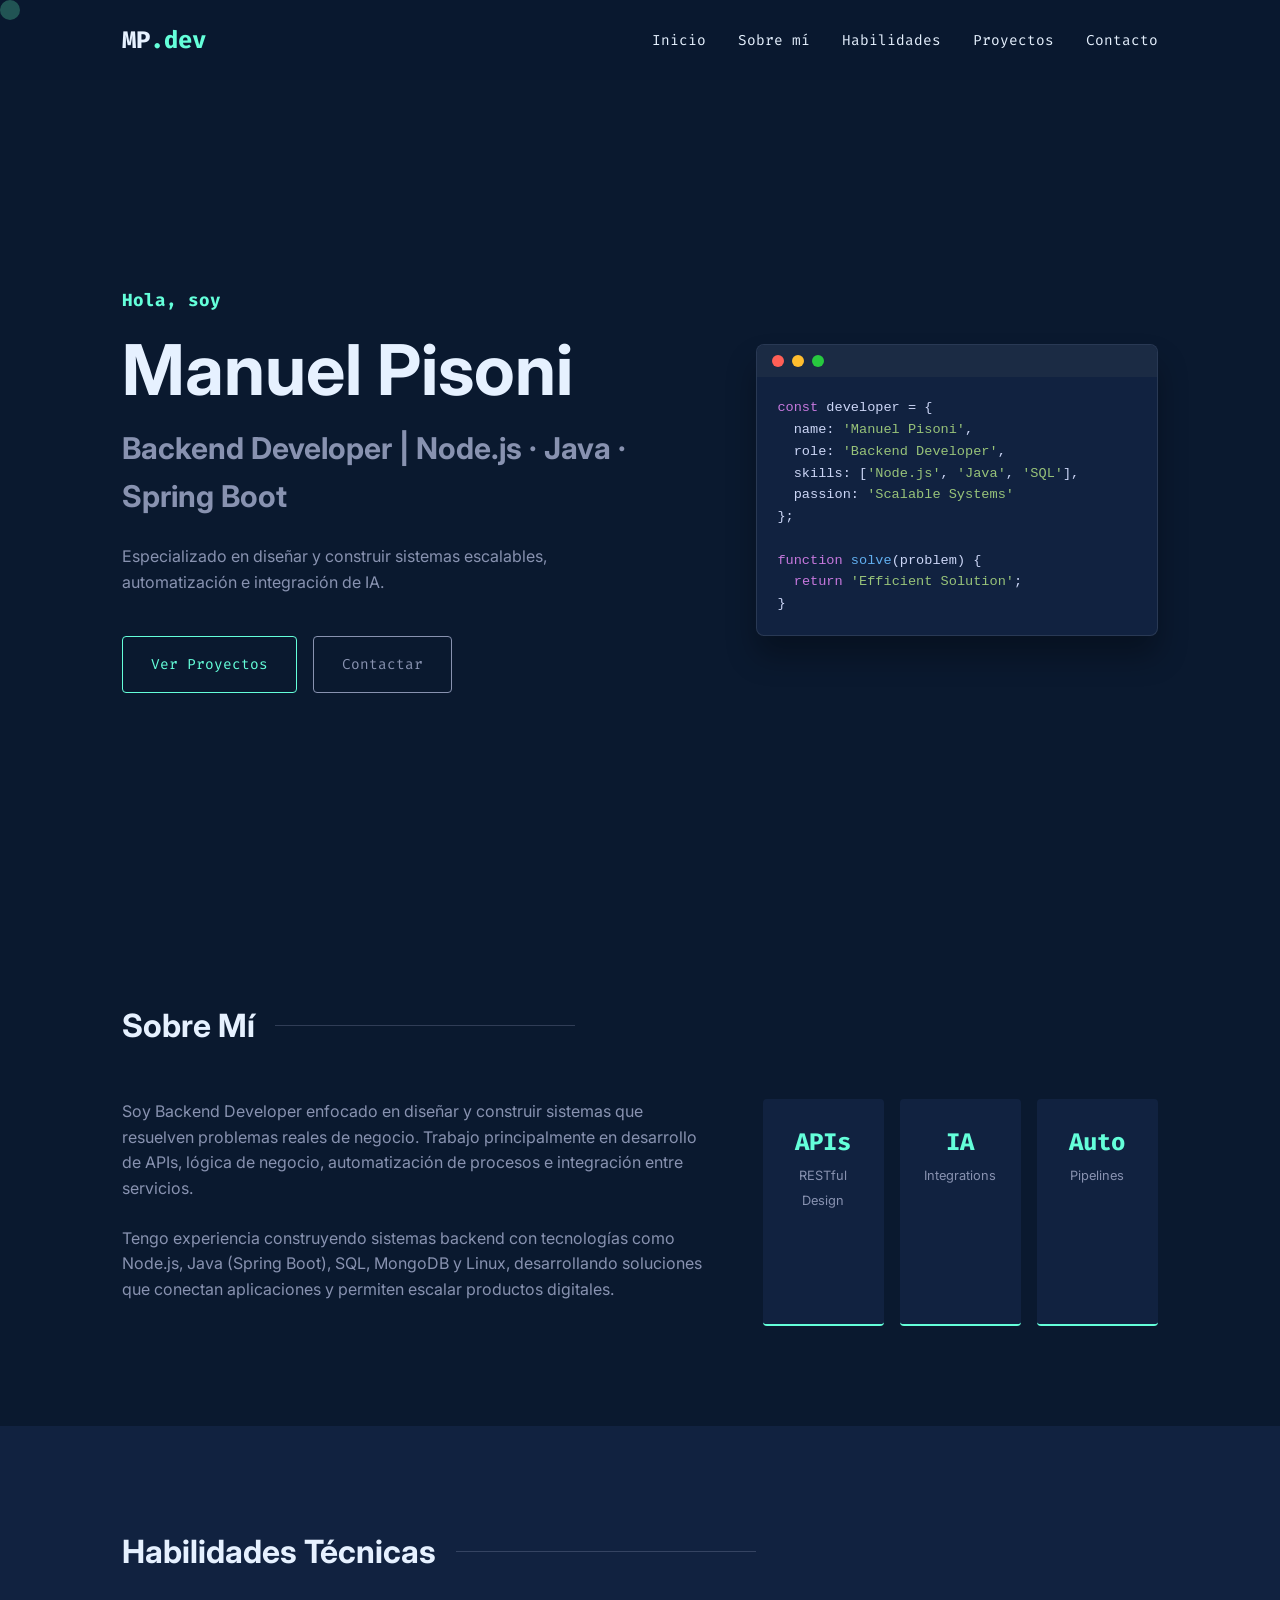
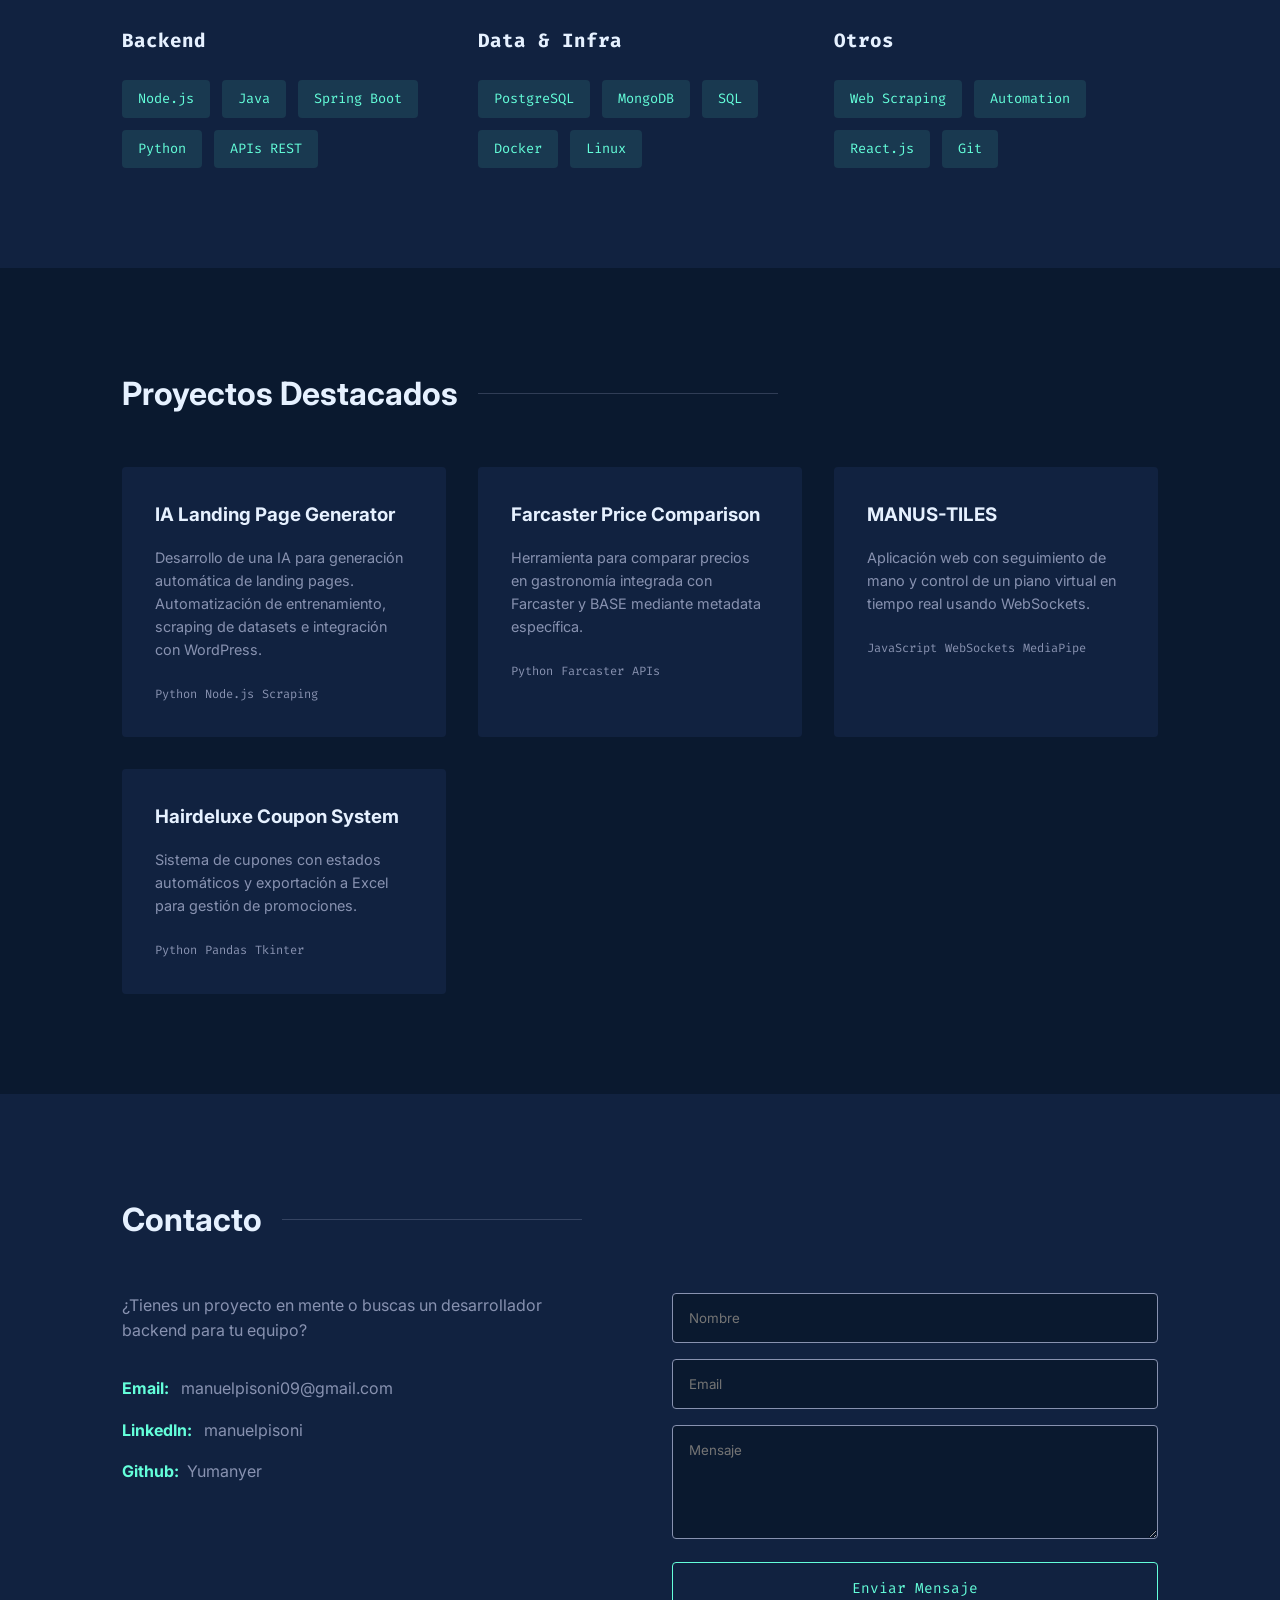
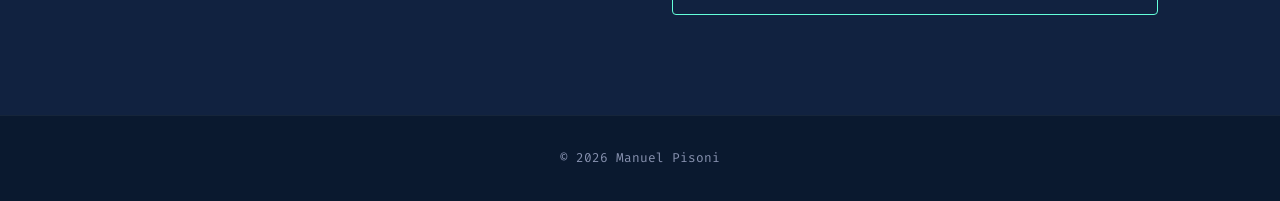
<file: portfolio_backend/index.html>
<!DOCTYPE html>
<html lang="es">
<head>
    <meta charset="UTF-8">
    <meta name="viewport" content="width=device-width, initial-scale=1.0">
    <title>Manuel Pisoni | Backend Developer</title>
    <link rel="stylesheet" href="assets/css/style.css">
    <link rel="preconnect" href="https://fonts.googleapis.com">
    <link rel="preconnect" href="https://fonts.gstatic.com" crossorigin>
    <link href="https://fonts.googleapis.com/css2?family=Fira+Code:wght@300;400;500;600;700&family=Inter:wght@300;400;600;700&display=swap" rel="stylesheet">
</head>
<body>
    <div class="cursor-follower"></div>
    
    <nav id="navbar">
        <div class="container">
            <div class="logo">MP<span>.dev</span></div>
            <ul class="nav-links">
                <li><a href="#home">Inicio</a></li>
                <li><a href="#about">Sobre mí</a></li>
                <li><a href="#skills">Habilidades</a></li>
                <li><a href="#projects">Proyectos</a></li>
                <li><a href="#contact">Contacto</a></li>
            </ul>
            <div class="burger">
                <div class="line1"></div>
                <div class="line2"></div>
                <div class="line3"></div>
            </div>
        </div>
    </nav>

    <header id="home" class="hero">
        <div class="container">
            <div class="hero-content">
                <h2 class="reveal">Hola, soy</h2>
                <h1 class="reveal">Manuel Pisoni</h1>
                <h3 class="reveal">Backend Developer | Node.js · Java · Spring Boot</h3>
                <p class="reveal">Especializado en diseñar y construir sistemas escalables, automatización e integración de IA.</p>
                <div class="hero-btns reveal">
                    <a href="#projects" class="btn btn-primary">Ver Proyectos</a>
                    <a href="#contact" class="btn btn-outline">Contactar</a>
                </div>
            </div>
            <div class="hero-visual reveal">
                <div class="code-window">
                    <div class="window-header">
                        <span class="dot red"></span>
                        <span class="dot yellow"></span>
                        <span class="dot green"></span>
                    </div>
                    <div class="code-content">
                        <pre><code><span class="keyword">const</span> developer = {
  name: <span class="string">'Manuel Pisoni'</span>,
  role: <span class="string">'Backend Developer'</span>,
  skills: [<span class="string">'Node.js'</span>, <span class="string">'Java'</span>, <span class="string">'SQL'</span>],
  passion: <span class="string">'Scalable Systems'</span>
};

<span class="keyword">function</span> <span class="function">solve</span>(problem) {
  <span class="keyword">return</span> <span class="string">'Efficient Solution'</span>;
}</code></pre>
                    </div>
                </div>
            </div>
        </div>
    </header>

    <section id="about" class="section">
        <div class="container">
            <h2 class="section-title">Sobre Mí</h2>
            <div class="about-grid">
                <div class="about-text">
                    <p>Soy Backend Developer enfocado en diseñar y construir sistemas que resuelven problemas reales de negocio. Trabajo principalmente en desarrollo de APIs, lógica de negocio, automatización de procesos e integración entre servicios.</p>
                    <p>Tengo experiencia construyendo sistemas backend con tecnologías como Node.js, Java (Spring Boot), SQL, MongoDB y Linux, desarrollando soluciones que conectan aplicaciones y permiten escalar productos digitales.</p>
                </div>
                <div class="about-stats">
                    <div class="stat-item">
                        <span class="stat-num">APIs</span>
                        <span class="stat-desc">RESTful Design</span>
                    </div>
                    <div class="stat-item">
                        <span class="stat-num">IA</span>
                        <span class="stat-desc">Integrations</span>
                    </div>
                    <div class="stat-item">
                        <span class="stat-num">Auto</span>
                        <span class="stat-desc">Pipelines</span>
                    </div>
                </div>
            </div>
        </div>
    </section>

    <section id="skills" class="section bg-alt">
        <div class="container">
            <h2 class="section-title">Habilidades Técnicas</h2>
            <div class="skills-container">
                <div class="skill-category">
                    <h3>Backend</h3>
                    <div class="skill-tags">
                        <span>Node.js</span>
                        <span>Java</span>
                        <span>Spring Boot</span>
                        <span>Python</span>
                        <span>APIs REST</span>
                    </div>
                </div>
                <div class="skill-category">
                    <h3>Data & Infra</h3>
                    <div class="skill-tags">
                        <span>PostgreSQL</span>
                        <span>MongoDB</span>
                        <span>SQL</span>
                        <span>Docker</span>
                        <span>Linux</span>
                    </div>
                </div>
                <div class="skill-category">
                    <h3>Otros</h3>
                    <div class="skill-tags">
                        <span>Web Scraping</span>
                        <span>Automation</span>
                        <span>React.js</span>
                        <span>Git</span>
                    </div>
                </div>
            </div>
        </div>
    </section>

    <section id="projects" class="section">
        <div class="container">
            <h2 class="section-title">Proyectos Destacados</h2>
            <div class="projects-grid">
                <div class="project-card">
                    <div class="project-content">
                        <h3>IA Landing Page Generator</h3>
                        <p>Desarrollo de una IA para generación automática de landing pages. Automatización de entrenamiento, scraping de datasets e integración con WordPress.</p>
                        <div class="project-tags">
                            <span>Python</span>
                            <span>Node.js</span>
                            <span>Scraping</span>
                        </div>
                    </div>
                </div>
                <div class="project-card">
                    <div class="project-content">
                        <h3>Farcaster Price Comparison</h3>
                        <p>Herramienta para comparar precios en gastronomía integrada con Farcaster y BASE mediante metadata específica.</p>
                        <div class="project-tags">
                            <span>Python</span>
                            <span>Farcaster</span>
                            <span>APIs</span>
                        </div>
                    </div>
                </div>
                <div class="project-card">
                    <div class="project-content">
                        <h3>MANUS-TILES</h3>
                        <p>Aplicación web con seguimiento de mano y control de un piano virtual en tiempo real usando WebSockets.</p>
                        <div class="project-tags">
                            <span>JavaScript</span>
                            <span>WebSockets</span>
                            <span>MediaPipe</span>
                        </div>
                    </div>
                </div>
                <div class="project-card">
                    <div class="project-content">
                        <h3>Hairdeluxe Coupon System</h3>
                        <p>Sistema de cupones con estados automáticos y exportación a Excel para gestión de promociones.</p>
                        <div class="project-tags">
                            <span>Python</span>
                            <span>Pandas</span>
                            <span>Tkinter</span>
                        </div>
                    </div>
                </div>
            </div>
        </div>
    </section>

    <section id="contact" class="section bg-alt">
        <div class="container">
            <h2 class="section-title">Contacto</h2>
            <div class="contact-wrapper">
                <div class="contact-info">
                    <p>¿Tienes un proyecto en mente o buscas un desarrollador backend para tu equipo?</p>
                    <div class="contact-links">
                        <a href="mailto:manuelpisoni09@gmail.com" class="contact-item">
                            <strong>Email:</strong> manuelpisoni09@gmail.com
                        </a>
                        <a href="https://www.linkedin.com/in/manuelpisoni" target="_blank" class="contact-item">
                            <strong>LinkedIn:</strong> manuelpisoni
                        </a>
                        <div class="contact-item">
                            <a href="https://github.com/Yumanyer" target="_blank" class="contact-item">
                                <strong>Github:</strong>Yumanyer
                            </a>
                        </div>
                    </div>
                </div>
                <form class="contact-form">
                    <div class="form-group">
                        <input type="text" placeholder="Nombre" required>
                    </div>
                    <div class="form-group">
                        <input type="email" placeholder="Email" required>
                    </div>
                    <div class="form-group">
                        <textarea placeholder="Mensaje" rows="5" required></textarea>
                    </div>
                    <button type="submit" class="btn btn-primary">Enviar Mensaje</button>
                </form>
            </div>
        </div>
    </section>

    <footer>
        <div class="container">
            <p>&copy; 2026 Manuel Pisoni</p>
        </div>
    </footer>

    <script src="assets/js/main.js"></script>
</body>
</html>
</file>
<file: portfolio_backend/assets/css/style.css>
:root {
    --primary: #64ffda;
    --primary-dark: #0a192f;
    --secondary: #112240;
    --text-main: #ccd6f6;
    --text-dim: #8892b0;
    --white: #e6f1ff;
    --bg: #0a192f;
    --transition: all 0.3s cubic-bezier(0.645, 0.045, 0.355, 1);
    --font-mono: 'Fira Code', monospace;
    --font-sans: 'Inter', sans-serif;
}

* {
    margin: 0;
    padding: 0;
    box-sizing: border-box;
}

html {
    scroll-behavior: smooth;
}

body {
    background-color: var(--bg);
    color: var(--text-main);
    font-family: var(--font-sans);
    line-height: 1.6;
    overflow-x: hidden;
}

.container {
    max-width: 1100px;
    margin: 0 auto;
    padding: 0 2rem;
}

/* Cursor Follower */
.cursor-follower {
    position: fixed;
    width: 20px;
    height: 20px;
    background: var(--primary);
    border-radius: 50%;
    pointer-events: none;
    z-index: 9999;
    opacity: 0.3;
    transition: transform 0.1s ease;
    mix-blend-mode: difference;
}

/* Navbar */
#navbar {
    position: fixed;
    top: 0;
    width: 100%;
    height: 80px;
    display: flex;
    align-items: center;
    background: rgba(10, 25, 47, 0.85);
    backdrop-filter: blur(10px);
    z-index: 1000;
    transition: var(--transition);
}

#navbar .container {
    display: flex;
    justify-content: space-between;
    align-items: center;
    width: 100%;
}

.logo {
    font-family: var(--font-mono);
    font-size: 1.5rem;
    font-weight: 700;
    color: var(--white);
}

.logo span {
    color: var(--primary);
}

.nav-links {
    display: flex;
    list-style: none;
}

.nav-links li {
    margin-left: 2rem;
}

.nav-links a {
    text-decoration: none;
    color: var(--white);
    font-family: var(--font-mono);
    font-size: 0.9rem;
    transition: var(--transition);
}

.nav-links a:hover {
    color: var(--primary);
}

/* Hero Section */
.hero {
    height: 100vh;
    display: flex;
    align-items: center;
    padding-top: 80px;
}

.hero .container {
    display: grid;
    grid-template-columns: 1.2fr 0.8fr;
    gap: 2rem;
    align-items: center;
}

.hero-content h2 {
    color: var(--primary);
    font-family: var(--font-mono);
    font-size: 1.1rem;
    margin-bottom: 1rem;
}

.hero-content h1 {
    font-size: clamp(40px, 8vw, 70px);
    color: var(--white);
    line-height: 1.1;
    margin-bottom: 1rem;
}

.hero-content h3 {
    font-size: clamp(20px, 4vw, 30px);
    color: var(--text-dim);
    margin-bottom: 1.5rem;
}

.hero-content p {
    max-width: 500px;
    color: var(--text-dim);
    margin-bottom: 2.5rem;
}

.hero-btns {
    display: flex;
    gap: 1rem;
}

.btn {
    padding: 1rem 1.75rem;
    border-radius: 4px;
    font-family: var(--font-mono);
    font-size: 0.9rem;
    text-decoration: none;
    transition: var(--transition);
    cursor: pointer;
}

.btn-primary {
    background: transparent;
    color: var(--primary);
    border: 1px solid var(--primary);
}

.btn-primary:hover {
    background: rgba(100, 255, 218, 0.1);
}

.btn-outline {
    color: var(--text-dim);
    border: 1px solid var(--text-dim);
}

.btn-outline:hover {
    border-color: var(--primary);
    color: var(--primary);
}

/* Code Window Visual */
.code-window {
    background: var(--secondary);
    border-radius: 8px;
    box-shadow: 0 20px 30px rgba(0,0,0,0.3);
    overflow: hidden;
    border: 1px solid rgba(255,255,255,0.1);
}

.window-header {
    background: #1b2b44;
    padding: 10px 15px;
    display: flex;
    gap: 8px;
}

.dot {
    width: 12px;
    height: 12px;
    border-radius: 50%;
}

.red { background: #ff5f56; }
.yellow { background: #ffbd2e; }
.green { background: #27c93f; }

.code-content {
    padding: 20px;
    font-family: var(--font-mono);
    font-size: 0.85rem;
}

.keyword { color: #c678dd; }
.string { color: #98c379; }
.function { color: #61afef; }

/* Sections */
.section {
    padding: 100px 0;
}

.bg-alt {
    background: var(--secondary);
}

.section-title {
    font-size: 2rem;
    color: var(--white);
    margin-bottom: 3rem;
    display: flex;
    align-items: center;
}

.section-title::after {
    content: "";
    display: block;
    width: 300px;
    height: 1px;
    background: var(--text-dim);
    margin-left: 20px;
    opacity: 0.3;
}

/* About Grid */
.about-grid {
    display: grid;
    grid-template-columns: 1.5fr 1fr;
    gap: 3rem;
}

.about-text p {
    margin-bottom: 1.5rem;
    color: var(--text-dim);
}

.about-stats {
    display: grid;
    grid-template-columns: repeat(auto-fit, minmax(120px, 1fr));
    gap: 1rem;
}

.stat-item {
    background: var(--secondary);
    padding: 1.5rem;
    border-radius: 4px;
    text-align: center;
    border-bottom: 2px solid var(--primary);
}

.stat-num {
    display: block;
    font-size: 1.5rem;
    font-weight: 700;
    color: var(--primary);
    font-family: var(--font-mono);
}

.stat-desc {
    font-size: 0.8rem;
    color: var(--text-dim);
}

/* Skills */
.skills-container {
    display: grid;
    grid-template-columns: repeat(auto-fit, minmax(250px, 1fr));
    gap: 2rem;
}

.skill-category h3 {
    color: var(--white);
    margin-bottom: 1.5rem;
    font-family: var(--font-mono);
    font-size: 1.2rem;
}

.skill-tags {
    display: flex;
    flex-wrap: wrap;
    gap: 0.75rem;
}

.skill-tags span {
    background: rgba(100, 255, 218, 0.1);
    color: var(--primary);
    padding: 0.5rem 1rem;
    border-radius: 4px;
    font-size: 0.85rem;
    font-family: var(--font-mono);
}

/* Projects */
.projects-grid {
    display: grid;
    grid-template-columns: repeat(auto-fit, minmax(300px, 1fr));
    gap: 2rem;
}

.project-card {
    background: var(--secondary);
    padding: 2rem;
    border-radius: 4px;
    transition: var(--transition);
    border: 1px solid transparent;
}

.project-card:hover {
    transform: translateY(-10px);
    border-color: var(--primary);
}

.project-card h3 {
    color: var(--white);
    margin-bottom: 1rem;
}

.project-card p {
    color: var(--text-dim);
    font-size: 0.9rem;
    margin-bottom: 1.5rem;
}

.project-tags {
    display: flex;
    flex-wrap: wrap;
    gap: 0.5rem;
}

.project-tags span {
    font-family: var(--font-mono);
    font-size: 0.75rem;
    color: var(--text-dim);
}

/* Contact */
.contact-wrapper {
    display: grid;
    grid-template-columns: 1fr 1fr;
    gap: 4rem;
}

.contact-info p {
    color: var(--text-dim);
    margin-bottom: 2rem;
}

.contact-links {
    display: flex;
    flex-direction: column;
    gap: 1rem;
}

.contact-item {
    color: var(--text-dim);
    text-decoration: none;
    transition: var(--transition);
}

.contact-item strong {
    color: var(--primary);
    margin-right: 0.5rem;
}

.contact-item:hover {
    color: var(--primary);
}

.contact-form {
    display: flex;
    flex-direction: column;
    gap: 1rem;
}

.form-group input, .form-group textarea {
    width: 100%;
    padding: 1rem;
    background: var(--bg);
    border: 1px solid var(--text-dim);
    border-radius: 4px;
    color: var(--white);
    font-family: var(--font-sans);
}

.form-group input:focus, .form-group textarea:focus {
    outline: none;
    border-color: var(--primary);
}

/* Footer */
footer {
    padding: 2rem 0;
    text-align: center;
    border-top: 1px solid rgba(255,255,255,0.05);
}

footer p {
    color: var(--text-dim);
    font-size: 0.8rem;
    font-family: var(--font-mono);
}

/* Burger Menu */
.burger {
    display: none;
    cursor: pointer;
}

.burger div {
    width: 25px;
    height: 3px;
    background-color: var(--primary);
    margin: 5px;
    transition: all 0.3s ease;
}

/* Animations */
.reveal {
    opacity: 0;
    transform: translateY(30px);
    transition: all 0.8s ease-out;
}

.reveal.active {
    opacity: 1;
    transform: translateY(0);
}

@media screen and (max-width: 768px) {
    .hero .container, .about-grid, .contact-wrapper {
        grid-template-columns: 1fr;
    }
    
    .hero-visual {
        display: none;
    }
    
    .nav-links {
        position: fixed;
        right: 0px;
        height: 100vh;
        top: 0;
        background-color: var(--secondary);
        display: flex;
        flex-direction: column;
        align-items: center;
        width: 70%;
        transform: translateX(100%);
        transition: transform 0.5s ease-in;
        padding-top: 100px;
    }
    
    .nav-links li {
        margin: 1.5rem 0;
    }
    
    .burger {
        display: block;
    }
    
    .nav-active {
        transform: translateX(0%);
    }
}
</file>
